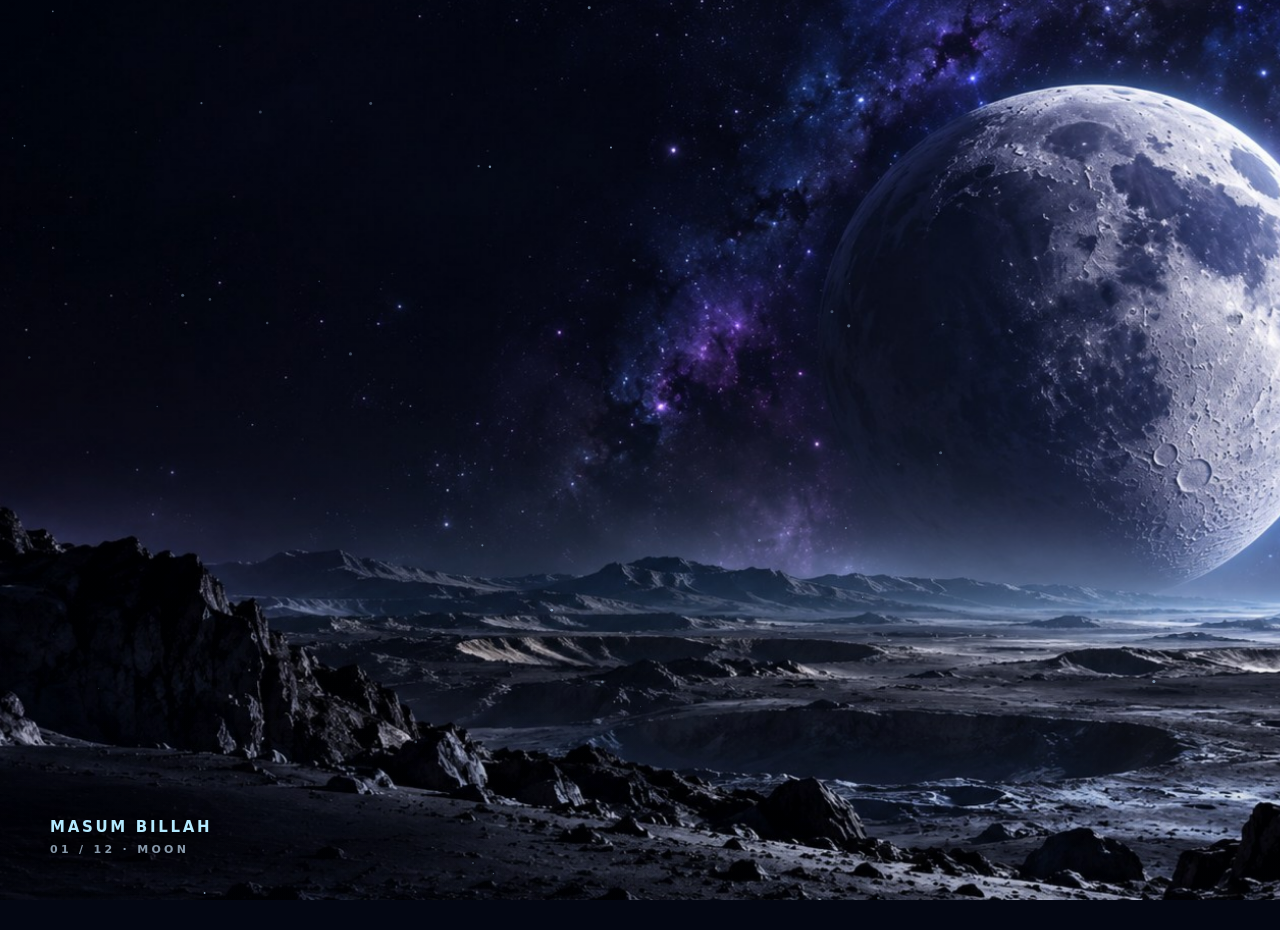
<file: live-wallpaper/index.html>
<!doctype html>
<html lang="en"><head><meta charset="utf-8"><meta name="viewport" content="width=device-width,initial-scale=1"><title>Masum Galaxy • 12 Worlds</title>
<style>
*{box-sizing:border-box}html,body{width:100%;height:100%;margin:0;overflow:hidden;background:#030612}body{position:relative}.scene{position:absolute;inset:-2%;background-position:center;background-size:cover;opacity:0;transform:scale(1.025);transition:opacity 1.25s ease;will-change:opacity,transform}.scene.active{opacity:1;animation:drift 12s ease-in-out alternate infinite}@keyframes drift{from{transform:scale(1.025) translate3d(0,0,0)}to{transform:scale(1.095) translate3d(-.5%,.3%,0)}}#shade{position:absolute;inset:0;background:linear-gradient(90deg,rgba(1,5,20,.12),transparent 55%),linear-gradient(0deg,rgba(2,5,20,.15),transparent 35%);pointer-events:none}canvas{position:absolute;inset:0;width:100%;height:100%;pointer-events:none}#badge{position:absolute;bottom:42px;left:50px;font:600 11px/1.5 system-ui,sans-serif;letter-spacing:.3em;color:rgba(204,231,255,.66);text-shadow:0 2px 12px #0009;pointer-events:none}#badge b{display:block;color:#b3eaff;font-size:15px;letter-spacing:.18em;margin-bottom:3px}@media(max-width:700px){#badge{left:24px;bottom:24px}}@media(prefers-reduced-motion:reduce){.scene.active{animation:none}.scene{transition:none}canvas{display:none}}
</style></head><body><div id="a" class="scene active"></div><div id="b" class="scene"></div><div id="shade"></div><canvas id="stars"></canvas><div id="badge"><b>MASUM BILLAH</b><span id="label">01 / 12 · MOON</span></div>
<script>
'use strict';
const scenes=[['MOON','scenes/01-moon.jpg'],['EARTH ORBIT','scenes/02-earth-orbit.jpg'],['MERCURY','scenes/03-mercury.jpg'],['VENUS','scenes/04-venus.jpg'],['EARTH','scenes/05-earth-planet.jpg'],['MARS','scenes/06-mars.jpg'],['JUPITER','scenes/07-jupiter.jpg'],['SATURN','scenes/08-saturn.jpg'],['URANUS','scenes/09-uranus.jpg'],['NEPTUNE','scenes/10-neptune.jpg'],['SUN','scenes/11-sun.jpg'],['SATELLITE','scenes/12-satellite.jpg']];
let index=0,front=document.querySelector('#a'),back=document.querySelector('#b');front.style.backgroundImage=`url("${scenes[0][1]}")`;
function advance(){const next=(index+1)%scenes.length,img=new Image();img.onload=()=>{back.style.backgroundImage=`url("${img.src}")`;back.classList.add('active');front.classList.remove('active');[front,back]=[back,front];index=next;document.querySelector('#label').textContent=`${String(index+1).padStart(2,'0')} / 12 · ${scenes[index][0]}`;new Image().src=scenes[(index+1)%scenes.length][1]};img.src=scenes[next][1]}
new Image().src=scenes[1][1];let timer=setInterval(advance,5000);
document.addEventListener('visibilitychange',()=>{if(document.hidden){clearInterval(timer);timer=0}else if(!timer){timer=setInterval(advance,5000)}});
const canvas=document.querySelector('#stars'),ctx=canvas.getContext('2d');let w=0,h=0,dpr=1,particles=[];
function resize(){dpr=Math.min(window.devicePixelRatio||1,2);w=window.innerWidth;h=window.innerHeight;canvas.width=Math.round(w*dpr);canvas.height=Math.round(h*dpr);ctx.setTransform(dpr,0,0,dpr,0,0);particles=Array.from({length:Math.min(115,Math.ceil(w*h/17500))},()=>({x:Math.random()*w,y:Math.random()*h,r:.35+Math.random()*1.25,v:.05+Math.random()*.22,a:.16+Math.random()*.55,p:Math.random()*6.28}))}window.addEventListener('resize',resize);resize();
function frame(t){if(!document.hidden&&!window.matchMedia('(prefers-reduced-motion: reduce)').matches){ctx.clearRect(0,0,w,h);for(const s of particles){s.y-=s.v;if(s.y<-3){s.y=h+3;s.x=Math.random()*w}const a=s.a*(.78+.22*Math.sin(t*.0015+s.p));ctx.fillStyle=`rgba(185,222,255,${a})`;ctx.beginPath();ctx.arc(s.x,s.y,s.r,0,Math.PI*2);ctx.fill()}}requestAnimationFrame(frame)}requestAnimationFrame(frame);
</script></body></html>
</file>
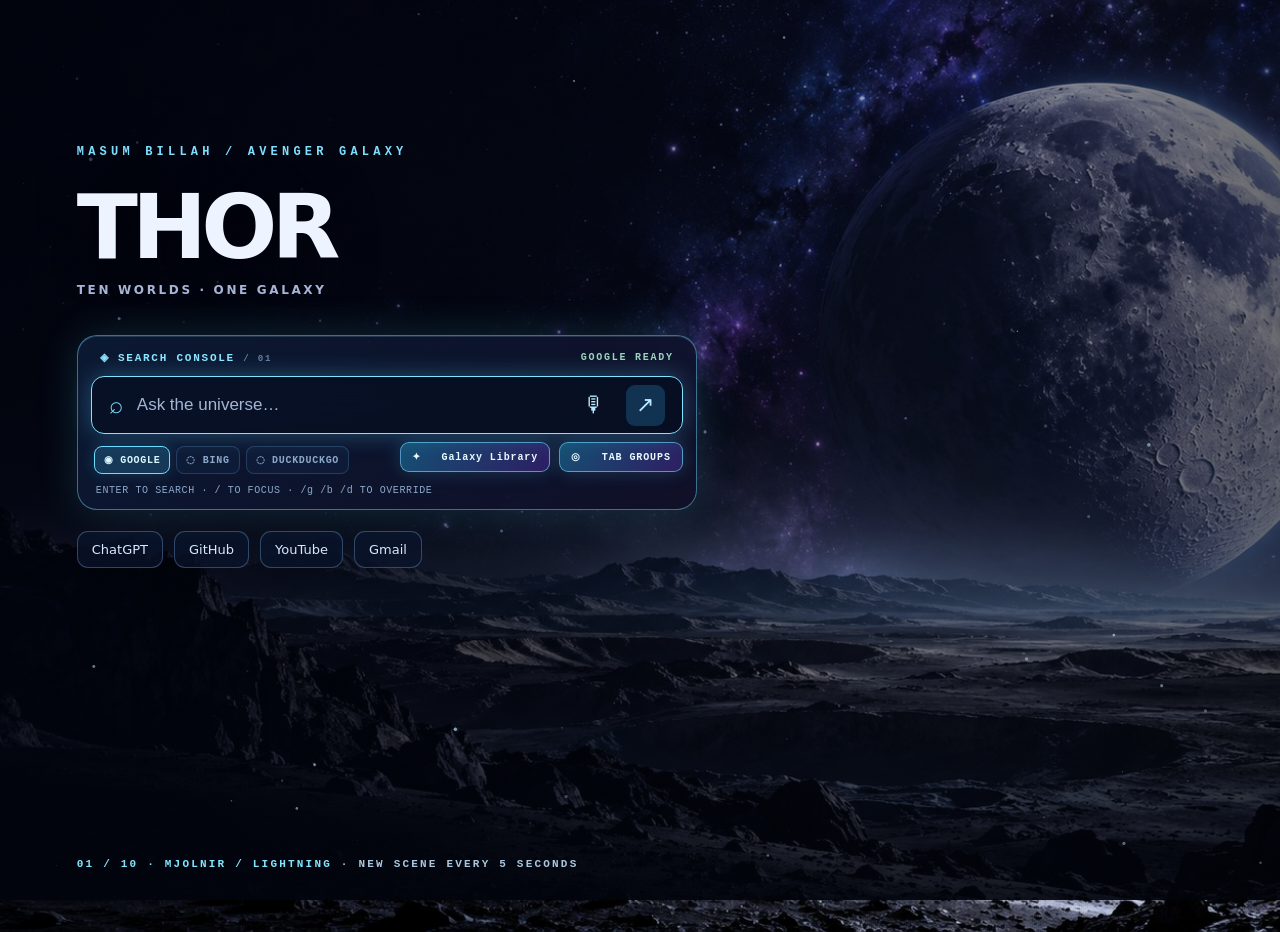
<file: avenger-galaxy/newtab.html>
<!doctype html><html lang="en"><head><meta charset="utf-8"><meta name="viewport" content="width=device-width,initial-scale=1"><title>Avenger Galaxy • Search Console</title><link rel="stylesheet" href="style.css"></head><body><div id="scene-a" class="scene"></div><div id="scene-b" class="scene"></div><div class="veil"></div><canvas id="particles"></canvas><main class="content"><div class="eyebrow">MASUM BILLAH / AVENGER GALAXY</div><h1 id="title">THOR</h1><div class="sub">TEN WORLDS · ONE GALAXY</div><section class="console" aria-label="Galaxy search console"><div class="console-top"><span class="console-id">◈ SEARCH CONSOLE <small> / 01</small></span><span class="console-state" id="search-state">SYSTEM READY</span></div><form class="search" id="search-form"><span class="search-mark">⌕</span><input id="search-input" type="search" aria-label="Search the web" placeholder="Ask the universe…" autocomplete="off" autofocus><button class="voice-button" id="voice-button" type="button" title="Voice search" aria-label="Start voice search">🎙</button><button class="submit-button" type="submit" aria-label="Search">↗</button></form><div class="console-controls"><div class="engines" role="group" aria-label="Search engine"><button type="button" data-engine="google" class="selected">◉ GOOGLE</button><button type="button" data-engine="bing">◌ BING</button><button type="button" data-engine="duckduckgo">◌ DUCKDUCKGO</button></div><button id="open-bookmarks" type="button" class="launcher-button" aria-haspopup="dialog" aria-controls="bookmarks-shell">✦ &nbsp; Galaxy Library</button><button id="open-tab-groups" type="button" class="launcher-button" aria-haspopup="dialog" aria-controls="groups-shell">◎ &nbsp; TAB GROUPS</button></div><div class="console-help" id="console-help">ENTER TO SEARCH · / TO FOCUS · /g /b /d TO OVERRIDE</div></section><nav class="links"><a href="https://chatgpt.com/">ChatGPT</a><a href="https://github.com/gitwithmasum">GitHub</a><a href="https://www.youtube.com/">YouTube</a><a href="https://mail.google.com/">Gmail</a></nav></main><div class="footer"><b id="count">01 / 10</b> · NEW SCENE EVERY 5 SECONDS</div><div id="bookmarks-shell" class="bookmarks-shell" hidden><section class="bookmarks-panel" role="dialog" aria-modal="true" aria-labelledby="bookmarks-title"><header class="bookmarks-head"><span class="orbit-mark" aria-hidden="true">◉</span><div><span class="bookmarks-kicker">AVENGER GALAXY / LAUNCHER</span><h2 id="bookmarks-title">Galaxy Library</h2></div><button id="close-bookmarks" class="bookmarks-close" type="button" aria-label="Close bookmarks">×</button></header><label class="bookmark-search"><span aria-hidden="true">⌕</span><input id="bookmark-query" type="search" placeholder="Search bookmarks..." aria-label="Search bookmarks" autocomplete="off"><kbd>/</kbd></label><nav id="bookmark-path" class="bookmark-path" aria-label="Bookmark folder path"></nav><div id="bookmark-grid" class="bookmark-grid" aria-live="polite"></div><footer class="bookmarks-foot"><span id="bookmark-count">LOADING…</span><span>ESC TO CLOSE</span></footer></section></div><div id="groups-shell" class="bookmarks-shell" hidden><section class="bookmarks-panel groups-panel" role="dialog" aria-modal="true" aria-labelledby="groups-title"><header class="bookmarks-head"><span class="orbit-mark" aria-hidden="true">◎</span><div><span class="bookmarks-kicker">AVENGER GALAXY / WORKSPACE</span><h2 id="groups-title">TAB GROUPS</h2></div><button id="close-tab-groups" class="bookmarks-close" type="button" aria-label="Close tab groups">×</button></header><label class="bookmark-search"><span aria-hidden="true">⌕</span><input id="group-query" type="search" placeholder="Search open tab groups..." aria-label="Search open tab groups" autocomplete="off"><kbd>/</kbd></label><nav id="group-path" class="bookmark-path" aria-label="Tab group path"></nav><div id="group-grid" class="bookmark-grid group-grid" aria-live="polite"></div><footer class="bookmarks-foot"><span id="group-count">LOADING…</span><span>ESC TO CLOSE</span></footer></section></div><script src="app.js"></script><script src="bookmarks.js"></script><script src="tabgroups.js"></script></body></html>
</file>
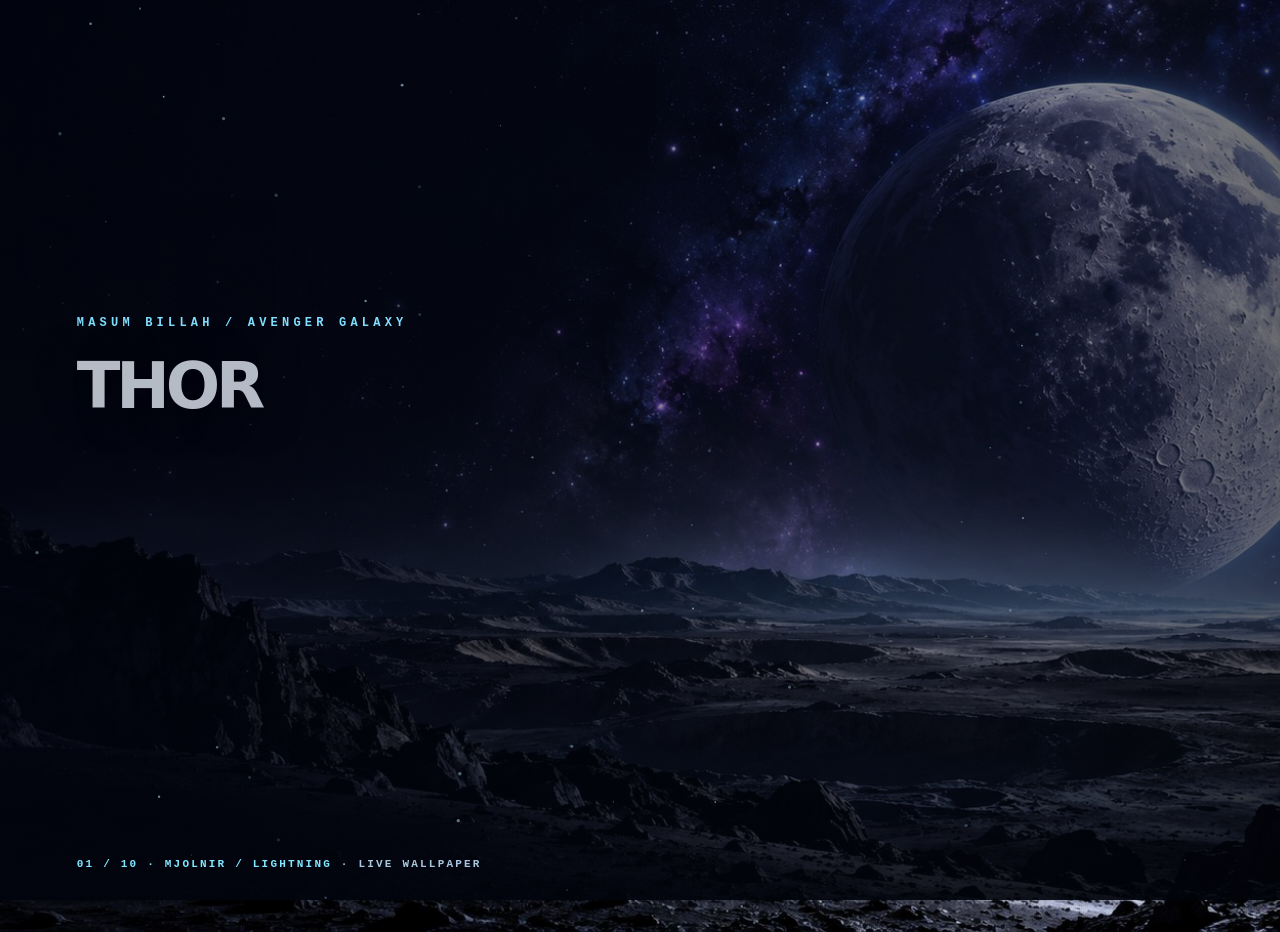
<file: avenger-galaxy/wallpaper.html>
<!doctype html><html lang="en"><head><meta charset="utf-8"><meta name="viewport" content="width=device-width,initial-scale=1"><title>Avenger Galaxy • Live Wallpaper</title><link rel="stylesheet" href="style.css"></head><body class="wallpaper"><div id="scene-a" class="scene"></div><div id="scene-b" class="scene"></div><div class="veil"></div><canvas id="particles"></canvas><main class="content"><div class="eyebrow">MASUM BILLAH / AVENGER GALAXY</div><h1 id="title">THOR</h1></main><div class="footer"><b id="count">01 / 10</b> · LIVE WALLPAPER</div><script src="app.js"></script></body></html>
</file>
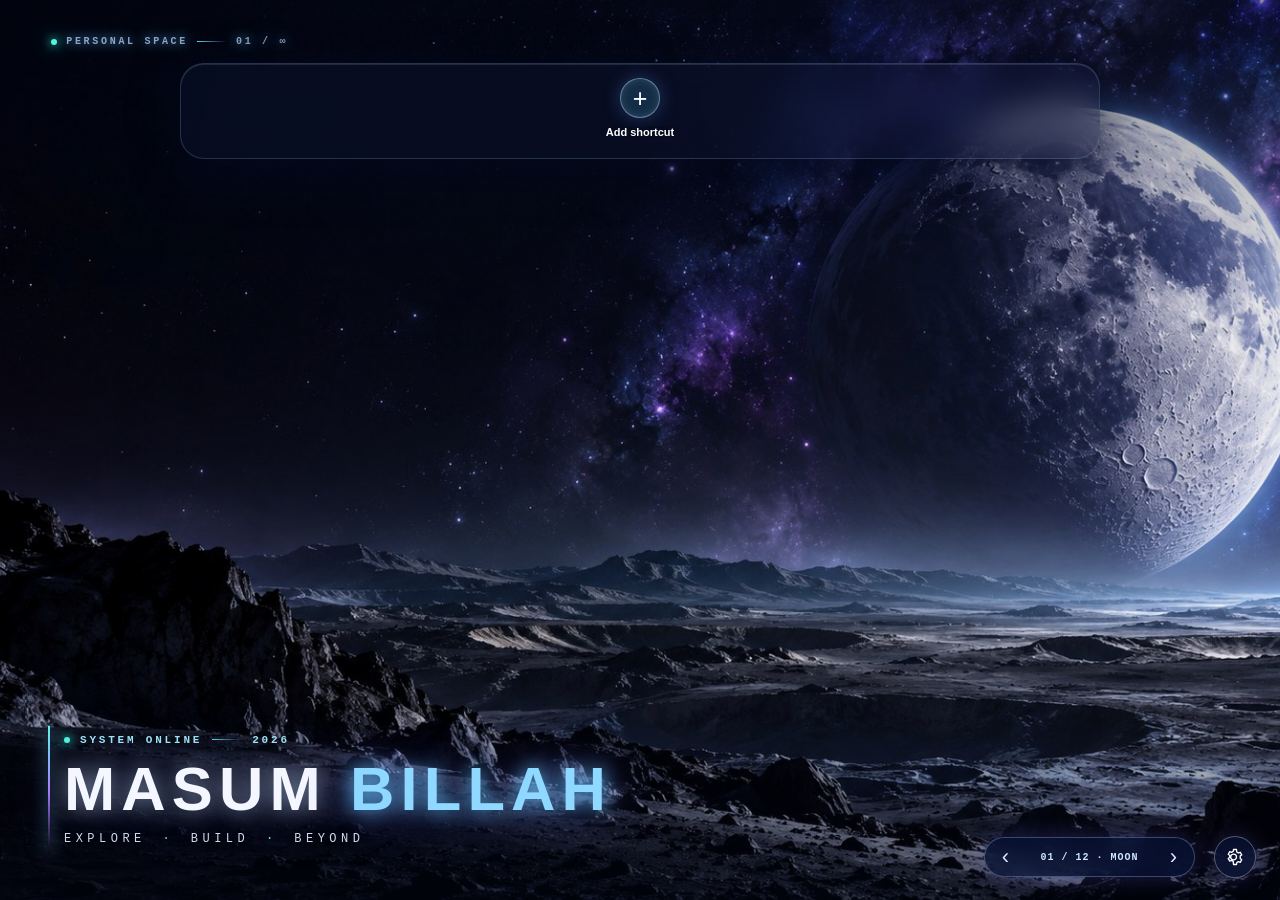
<file: chrome-new-tab/newtab.html>
<!doctype html>
<html lang="en">
<head>
  <meta charset="utf-8">
  <meta name="viewport" content="width=device-width, initial-scale=1">
  <meta name="theme-color" content="#091626">
  <title>New Tab</title>
  <link rel="stylesheet" href="style.css">
  <script src="newtab.js" defer></script>
</head>
<body>
  <div class="slides" aria-hidden="true"><div id="slide-a" class="slide active"></div><div id="slide-b" class="slide"></div><div id="custom-photo" class="slide"></div></div>
  <canvas id="particles" aria-hidden="true"></canvas>
  <main class="page">
    <div class="top-accent" aria-hidden="true"><span class="beacon"></span> PERSONAL SPACE <span class="accent-rule"></span> 01 / ∞</div>
    <section class="dock" aria-label="Your shortcuts">
      <div id="shortcuts" class="shortcuts"></div>
      <button id="add" class="shortcut add" type="button" aria-label="Add shortcut"><span class="circle plus">+</span><span class="label">Add shortcut</span></button>
    </section>
    <div class="identity" aria-label="Masum Billah">
      <span class="identity-kicker"><span class="beacon"></span> SYSTEM ONLINE <span class="identity-line"></span> 2026</span>
      <strong>MASUM <span>BILLAH</span></strong>
      <span class="identity-sub">EXPLORE <i>·</i> BUILD <i>·</i> BEYOND</span>
    </div>
    <div class="scene-controls" aria-label="Background slideshow controls">
      <button id="previous-scene" type="button" aria-label="Previous background">‹</button>
      <span id="scene-caption" aria-live="off">01 / 12 · MOON</span>
      <button id="next-scene" type="button" aria-label="Next background">›</button>
    </div>
    <button id="settings" class="settings" type="button" aria-label="Customize new tab" title="Customize new tab">
      <svg viewBox="0 0 24 24" aria-hidden="true"><path d="M12 15.5a3.5 3.5 0 1 0 0-7 3.5 3.5 0 0 0 0 7Zm8-3.5a8 8 0 0 0-.08-1.12l1.86-1.45-1.8-3.12-2.2.88a8 8 0 0 0-1.94-1.12L15.5 3h-3.6l-.35 2.36a8 8 0 0 0-1.94 1.12l-2.2-.88-1.8 3.12 1.86 1.45a8 8 0 0 0 0 2.24l-1.86 1.45 1.8 3.12 2.2-.88a8 8 0 0 0 1.94 1.12L11.9 21h3.6l.35-2.36a8 8 0 0 0 1.94-1.12l2.2.88 1.8-3.12-1.86-1.45c.05-.37.08-.74.08-1.12Z" transform="translate(-1.7 0)"/></svg>
    </button>
  </main>
  <dialog id="editor">
    <form id="editor-form">
      <div class="dialog-title"><h1 id="editor-title">Add shortcut</h1><button type="button" class="close" data-close aria-label="Close">×</button></div>
      <label>Name<input id="name" name="name" maxlength="24" placeholder="Example: Portfolio" required autocomplete="off"></label>
      <label>Website URL<input id="url" name="url" type="url" placeholder="https://example.com" required autocomplete="off"></label>
      <p class="hint">Use an https:// or http:// website address.</p>
      <p id="error" class="error" role="alert"></p>
      <div class="actions"><button id="delete" class="danger" type="button" hidden>Delete</button><span class="spacer"></span><button type="button" class="secondary" data-close>Cancel</button><button type="submit" class="primary">Save</button></div>
    </form>
  </dialog>
  <dialog id="preferences">
    <div class="dialog-title"><h1>Customize</h1><button type="button" class="close" data-close aria-label="Close">×</button></div>
    <p>The 12 space scenes change every 5 seconds. You can pause them or choose your own photo.</p>
    <label class="file-button" for="wallpaper">Choose photo</label><input id="wallpaper" type="file" accept="image/png,image/jpeg,image/webp" hidden>
    <button id="reset-wallpaper" class="secondary" type="button">Restore space slideshow</button>
    <label class="setting-row" for="slideshow-toggle"><span>Rotate every 5 seconds</span><input id="slideshow-toggle" type="checkbox" checked></label>
    <label class="setting-row" for="particle-toggle"><span>Galaxy particles</span><input id="particle-toggle" type="checkbox" checked></label>
    <p id="wallpaper-status" class="hint" role="status"></p>
  </dialog>
</body>
</html>
</file>
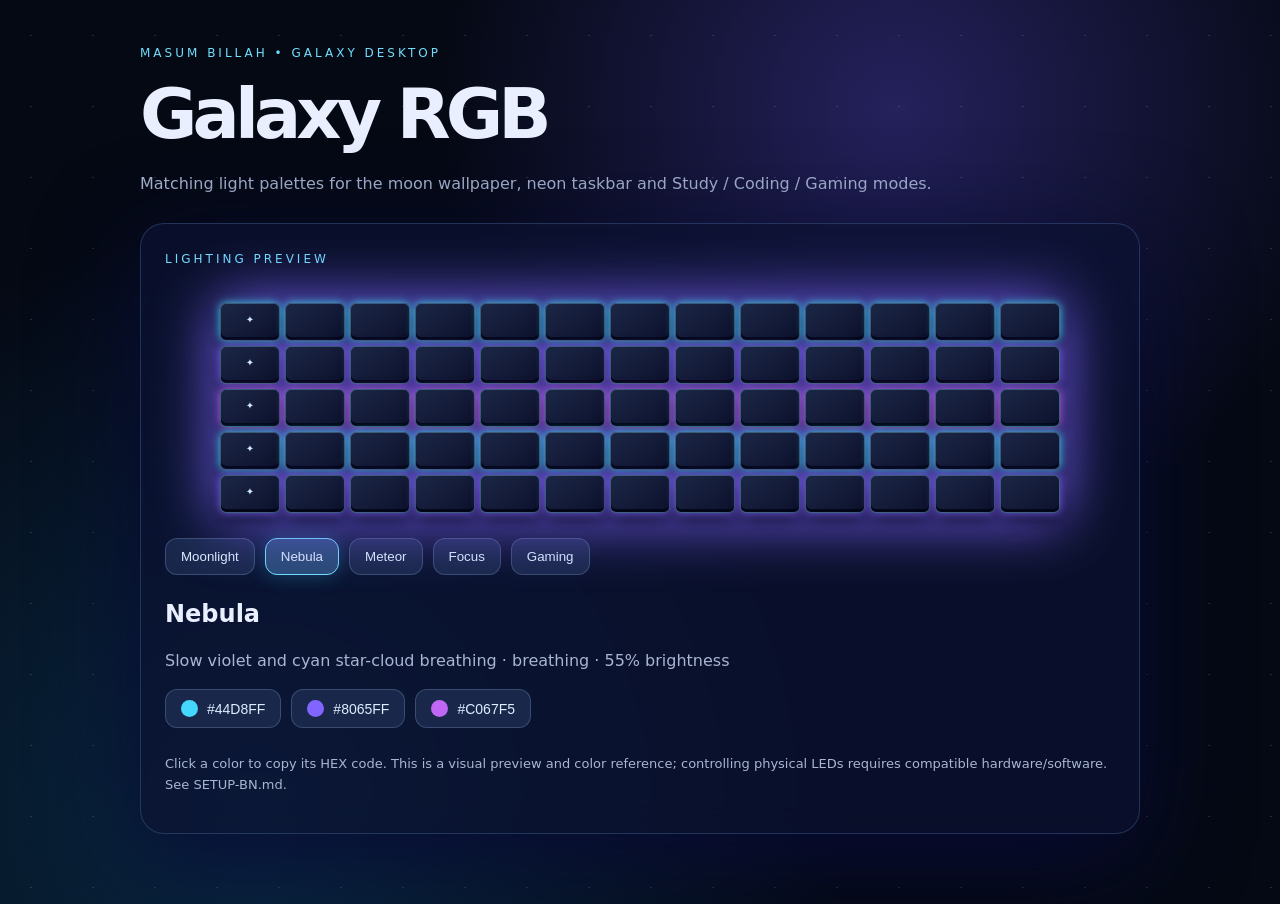
<file: rgb-profile/preview.html>
<!doctype html><html lang="en"><head><meta charset="utf-8"><meta name="viewport" content="width=device-width,initial-scale=1"><title>Masum Galaxy RGB</title><style>
:root{font-family:Inter,system-ui,sans-serif;color:#e9efff;background:#050914}*{box-sizing:border-box}body{margin:0;min-height:100vh;background:radial-gradient(circle at 70% 12%,#24215c 0%,transparent 38%),radial-gradient(circle at 20% 90%,#092943 0%,transparent 45%),#050914}body:before{content:"";position:fixed;inset:0;pointer-events:none;background-image:radial-gradient(#c6eaff 1px,transparent 1px);background-size:62px 71px;opacity:.16}.wrap{position:relative;max-width:1040px;margin:auto;padding:42px 20px 70px}.tag{color:#71defe;letter-spacing:.25em;text-transform:uppercase;font-size:12px}h1{font-size:clamp(36px,7vw,70px);margin:12px 0 6px;letter-spacing:-.07em}p{color:#a9b6d3;line-height:1.6}.panel{border:1px solid #5675b457;border-radius:24px;background:#0b1232bd;box-shadow:0 25px 100px #080b34;padding:24px;margin-top:26px;backdrop-filter:blur(16px)}.keyboard{display:grid;grid-template-columns:repeat(13,1fr);gap:5px;max-width:840px;margin:36px auto 12px;filter:drop-shadow(0 0 30px var(--glow))}.key{height:38px;border:1px solid #8be4ff55;border-radius:6px;background:linear-gradient(145deg,#1b2646,#0d122d);box-shadow:inset 0 -3px 0 #020718,0 0 10px var(--glow),0 6px 16px #05091a;color:#cee9ff;text-align:center;padding-top:10px;font-size:10px}.keyboard[data-effect=breathing]{animation:breathe 3.5s ease-in-out infinite}.keyboard[data-effect=wave] .key{animation:wave 2.7s ease-in-out infinite;animation-delay:calc(var(--i)*.095s)}@keyframes breathe{50%{filter:brightness(.4) drop-shadow(0 0 9px var(--glow))}}@keyframes wave{50%{box-shadow:inset 0 -3px 0 #020718,0 0 22px var(--glow),0 0 15px var(--glow);border-color:#e0faff}}.controls{display:flex;flex-wrap:wrap;gap:10px;margin:25px 0}.controls button,.chip{color:#dfeeff;background:#18274a;border:1px solid #6d89b363;border-radius:12px;padding:10px 15px;cursor:pointer}.controls button.active{background:#284a75;border-color:#72defe;box-shadow:0 0 20px #36d7ff44}.chips{display:flex;gap:10px;flex-wrap:wrap}.chip{display:flex;align-items:center;gap:9px;font-size:14px}.dot{width:17px;height:17px;border-radius:50%;background:var(--c)}.hint{font-size:13px;margin-top:26px}@media(max-width:600px){.key{height:22px;padding-top:4px;font-size:6px}.keyboard{gap:2px}}
</style></head><body><main class="wrap"><span class="tag">Masum Billah • Galaxy Desktop</span><h1>Galaxy RGB</h1><p>Matching light palettes for the moon wallpaper, neon taskbar and Study / Coding / Gaming modes.</p><section class="panel"><span class="tag">Lighting preview</span><div id="keyboard" class="keyboard" aria-label="Animated keyboard lighting preview"></div><div class="controls" id="controls"></div><h2 id="title"></h2><p id="desc"></p><div class="chips" id="chips"></div><p class="hint">Click a color to copy its HEX code. This is a visual preview and color reference; controlling physical LEDs requires compatible hardware/software. See SETUP-BN.md.</p></section></main><script>
const presets=[['Moonlight','solid',40,['#54D8FF'],'Cool cyan glow for daily work'],['Nebula','breathing',55,['#44D8FF','#8065FF','#C067F5'],'Slow violet and cyan star-cloud breathing'],['Meteor','wave',65,['#152A69','#36D7FF','#9254FF'],'A wave of electric cyan through a dark sky'],['Focus','solid',25,['#638DFF'],'Low-brightness indigo for study and coding'],['Gaming','wave',75,['#12D4FC','#A244FF'],'Bright cyan and violet gaming wave']];const k=document.querySelector('#keyboard');for(let i=0;i<65;i++){let e=document.createElement('div');e.className='key';e.style.setProperty('--i',i%13);e.textContent=i%13===0?'✦':'';k.append(e)}const controls=document.querySelector('#controls');presets.forEach((p,i)=>{let b=document.createElement('button');b.textContent=p[0];b.onclick=()=>select(i);controls.append(b)});function select(i){let [name,effect,brightness,colors,description]=presets[i];document.querySelectorAll('.controls button').forEach((b,j)=>b.classList.toggle('active',j===i));k.dataset.effect=effect;k.style.setProperty('--glow',colors[Math.min(1,colors.length-1)]);[...k.children].forEach((key,j)=>key.style.setProperty('--glow',colors[Math.floor(j/13)%colors.length]));document.querySelector('#title').textContent=name;document.querySelector('#desc').textContent=`${description} · ${effect} · ${brightness}% brightness`;const chips=document.querySelector('#chips');chips.replaceChildren();colors.forEach(c=>{let b=document.createElement('button');b.className='chip';let d=document.createElement('span');d.className='dot';d.style.setProperty('--c',c);b.append(d,c);b.onclick=async()=>{try{await navigator.clipboard.writeText(c);b.lastChild.textContent=' Copied '+c}catch{b.lastChild.textContent=' '+c}};chips.append(b)})}select(1);
</script></body></html>
</file>
<file: avenger-galaxy/style.css>
:root{color-scheme:dark;font-family:Inter,Segoe UI,system-ui,sans-serif}*{box-sizing:border-box}html,body{margin:0;width:100%;height:100%;overflow:hidden;background:#030511;color:#edf4ff}.scene{position:absolute;inset:-2%;background:center/cover no-repeat;opacity:0;transition:opacity 1.25s ease;transform:scale(1.03)}.scene.active{opacity:1;animation:slow-drift 12s ease-in-out alternate infinite}@keyframes slow-drift{to{transform:scale(1.105) translate(-.6%,.3%)}}.veil{position:absolute;inset:0;background:linear-gradient(90deg,rgba(1,4,14,.84),rgba(2,5,16,.32) 68%,rgba(1,3,10,.58)),linear-gradient(0deg,#02040ad9,transparent 35%)}#particles{position:absolute;inset:0;width:100%;height:100%;pointer-events:none}.content{position:absolute;left:clamp(25px,6vw,100px);top:16%;width:min(590px,52vw);z-index:2}.eyebrow{font:600 12px/1.4 Consolas,monospace;letter-spacing:.35em;color:#80dfff}.content h1{font-size:clamp(45px,7vw,100px);line-height:.94;letter-spacing:-.065em;margin:24px 0 14px;text-shadow:0 5px 40px #03030c}.sub{letter-spacing:.22em;color:#a8b6d6;font-size:12px;font-weight:600}.search{display:flex;align-items:center;background:#0b142dce;border:1px solid #95cfff55;box-shadow:0 0 34px #47b9ff25;backdrop-filter:blur(15px);border-radius:16px;margin-top:45px;height:58px;padding:0 17px;gap:12px}.search span{font-size:24px;color:#7ad9fb}.search input{flex:1;min-width:0;border:0;outline:0;background:transparent;color:#fff;font:17px Segoe UI,sans-serif}.search input::placeholder{color:#a5b6d4}.links{display:flex;gap:11px;flex-wrap:wrap;margin-top:21px}.links a{color:#d6e8ff;text-decoration:none;padding:10px 14px;border:1px solid #78b5ed55;border-radius:11px;background:#0b142cb9;font-size:13px}.links a:hover{border-color:#80dfff;background:#214263}.footer{position:absolute;bottom:30px;left:clamp(25px,6vw,100px);font:600 11px Consolas,monospace;color:#a8c7df;letter-spacing:.2em;z-index:2}.footer b{color:#82e6ff}.wallpaper .search,.wallpaper .links,.wallpaper .sub{display:none}.wallpaper .content{top:35%}.wallpaper .content h1{font-size:clamp(38px,5vw,76px);opacity:.76}@media(max-width:720px){.content{width:90vw;top:11%}.content h1{font-size:50px}.search{margin-top:26px}.footer{bottom:18px}}@media(prefers-reduced-motion:reduce){.scene.active{animation:none}.scene{transition:none}#particles{display:none}}
#particles{z-index:1}
/* Search console */
.console{margin-top:38px;border:1px solid #7ad9ff75;background:linear-gradient(140deg,#0c1b36e8,#111029da);border-radius:20px;padding:13px;box-shadow:0 0 42px #55d7ff29,inset 0 1px 0 #b2efff25;backdrop-filter:blur(18px)}.console-top{display:flex;justify-content:space-between;gap:12px;align-items:center;padding:2px 9px 12px;font:600 11px Consolas,monospace;letter-spacing:.16em;color:#8de6ff}.console-id small{color:#637e9d}.console-state{font-size:10px;color:#9bd5bd}.console .search{margin:0;box-shadow:inset 0 0 26px #16396244;background:#060e21b8;border-color:#7dd5ff5f;border-radius:13px}.console .search:focus-within{border-color:#80e4ff;box-shadow:0 0 23px #57cfff50}.search button{border:0;cursor:pointer;color:#b9eaff;background:none;font:22px Segoe UI,sans-serif;height:41px;min-width:39px}.search button:hover{color:#fff;text-shadow:0 0 18px #86e9ff}.voice-button.listening{color:#ff8db5;animation:mic-pulse 1.1s ease-in-out infinite}@keyframes mic-pulse{50%{text-shadow:0 0 20px #ff4580;transform:scale(1.1)}}.submit-button{background:#1b557e82!important;border-radius:9px!important}.engines{display:flex;gap:6px;flex-wrap:wrap;margin:12px 3px 5px}.engines button{cursor:pointer;border:1px solid #4f81ab55;background:#12234288;color:#8caac9;border-radius:8px;font:600 10px Consolas,monospace;letter-spacing:.07em;padding:7px 9px}.engines button:hover,.engines button.selected{border-color:#6ddcff;background:#1c4c70a8;color:#dcf8ff;box-shadow:0 0 15px #4bceff2f}.console-help{color:#8ca9cb;font:10px Consolas,monospace;letter-spacing:.06em;padding:6px 5px 0}.console-help strong{color:#7ee9ff}.content:has(.console){width:min(620px,55vw)}@media(max-width:720px){.content:has(.console){width:90vw}.console{margin-top:23px}.console-state{display:none}.engines button{font-size:9px}.console-help{font-size:9px}}

/* Bookmarks app launcher */
.links .launcher-button{cursor:pointer;color:#e9fbff;padding:10px 16px;border:1px solid #75e5ffb0;border-radius:11px;background:linear-gradient(120deg,#155c7fda,#211c5ed4);font:700 12px Consolas,monospace;letter-spacing:.08em;box-shadow:0 0 24px #35caff36}.links .launcher-button:hover{background:#237da4;box-shadow:0 0 27px #5be9ff80}.bookmarks-shell[hidden]{display:none}.bookmarks-shell{position:fixed;inset:0;z-index:20;display:grid;place-items:center;padding:22px;background:#020510a8;backdrop-filter:blur(12px)}.bookmarks-panel{width:min(1140px,96vw);max-height:min(760px,92vh);display:flex;flex-direction:column;padding:28px 40px 18px;border:1px solid #82bdfb91;border-radius:28px;background:linear-gradient(125deg,#162044ef,#071528f5 48%,#111633ef);box-shadow:0 35px 110px #000b,0 0 55px #3e9bff40,inset 0 1px #d9f3ff40}.bookmarks-head{display:flex;align-items:center;gap:17px}.orbit-mark{font-size:44px;color:#78e7ff;text-shadow:0 0 20px #2dcfff}.bookmarks-head>div{flex:1;text-align:center}.bookmarks-kicker{font:600 10px Consolas,monospace;color:#8caeca;letter-spacing:.28em}.bookmarks-head h2{margin:4px 0 0;color:#88e5ff;font:600 23px Segoe UI,sans-serif;letter-spacing:.36em;text-shadow:0 0 19px #57baff}.bookmarks-close{background:transparent;border:0;color:#bdd8ee;font-size:30px;cursor:pointer;padding:0 5px}.bookmarks-close:hover{color:white}.bookmark-search{display:flex;align-items:center;gap:12px;width:min(720px,100%);height:48px;margin:24px auto 16px;padding:0 16px;border:1px solid #55cffa;border-radius:15px;background:#08152bdc;box-shadow:0 0 22px #1cbffb45}.bookmark-search:focus-within{box-shadow:0 0 30px #44d7ff89}.bookmark-search span{font-size:25px;color:#a5eaff}.bookmark-search input{width:100%;outline:0;border:0;background:transparent;color:white;font:15px Segoe UI,sans-serif}.bookmark-search input::placeholder{color:#8ea7c8}.bookmark-search kbd{font:12px Consolas,monospace;color:#7297b8}.bookmark-path{display:flex;justify-content:center;align-items:center;gap:12px;min-height:30px;color:#9ab9d7;font-size:12px}.bookmark-path button{border:0;background:none;color:#aac5df;cursor:pointer}.bookmark-path button:hover{color:#8de8ff}.bookmark-path button:disabled{color:#e2f5ff;cursor:default}.bookmark-grid{display:grid;grid-template-columns:repeat(6,minmax(0,1fr));gap:18px;overflow:auto;min-height:160px;max-height:460px;padding:18px 2px 24px;scrollbar-color:#41678b transparent}.bookmark-tile{display:flex;flex-direction:column;align-items:center;justify-content:center;gap:10px;min-height:150px;padding:14px 8px;border:1px solid #94b7e17a;border-radius:20px;background:linear-gradient(155deg,#ffffff1a,#578bcc16 55%,#050f2580);color:#f1f8ff;cursor:pointer;box-shadow:inset 0 1px #ffffff28,0 8px 20px #0003;transition:transform .2s,border-color .2s,box-shadow .2s}.bookmark-tile:hover,.bookmark-tile:focus-visible{transform:translateY(-5px);border-color:#84e9ff;box-shadow:0 0 27px #65c6ff55}.bookmark-icon{display:grid;place-items:center;width:74px;height:74px;border-radius:19px;background:radial-gradient(circle at 30% 24%,hsl(var(--tile-hue) 95% 65% / .5),transparent 65%),linear-gradient(135deg,hsl(var(--tile-hue) 75% 36%),#0c1736);box-shadow:0 0 28px hsl(var(--tile-hue) 90% 60% / .35),inset 0 1px #ffffff8a;color:#fff;font:700 34px Segoe UI,sans-serif}.bookmark-label{max-width:100%;overflow:hidden;text-overflow:ellipsis;white-space:nowrap;font-size:13px}.bookmark-where{max-width:100%;overflow:hidden;text-overflow:ellipsis;white-space:nowrap;color:#97aeca;font-size:10px}.bookmark-empty{grid-column:1/-1;text-align:center;align-self:center;color:#a6bfd8}.bookmarks-foot{display:flex;justify-content:space-between;padding:12px 2px 0;border-top:1px solid #a1cbef28;color:#8db7d8;font:10px Consolas,monospace;letter-spacing:.23em}.launcher-open .content,.launcher-open .footer{filter:blur(3px)}@media(max-width:850px){.bookmark-grid{grid-template-columns:repeat(4,minmax(0,1fr))}.bookmarks-panel{padding:23px}}@media(max-width:560px){.bookmark-grid{grid-template-columns:repeat(3,minmax(0,1fr));gap:9px}.bookmark-tile{min-height:111px;border-radius:14px}.bookmark-icon{width:54px;height:54px;font-size:26px}.bookmarks-panel{padding:16px;max-height:94vh}.bookmarks-head h2{font-size:17px;letter-spacing:.22em}.bookmarks-kicker{font-size:8px}.bookmark-label{font-size:11px}}@media(prefers-reduced-motion:reduce){.bookmark-tile{transition:none}}

/* Launcher access inside the Search Console */
.console-controls{display:flex;align-items:center;justify-content:space-between;gap:9px}.console-controls .engines{min-width:0}.console-controls .launcher-button{flex:none;cursor:pointer;border:1px solid #71dcff9c;border-radius:9px;padding:8px 11px;background:linear-gradient(120deg,#175b80d9,#34216ed9);color:#eafbff;font:700 10px Consolas,monospace;letter-spacing:.09em;box-shadow:0 0 18px #51cbff35;transition:box-shadow .2s,transform .2s}.console-controls .launcher-button:hover,.console-controls .launcher-button:focus-visible{box-shadow:0 0 24px #66daff9c;transform:translateY(-2px)}@media(max-width:560px){.console-controls{flex-wrap:wrap}.console-controls .launcher-button{margin-left:auto}}

/* Chrome tab groups launcher */
.console-controls{flex-wrap:wrap}.console-controls .engines{margin-right:auto}.console-controls .launcher-button{white-space:nowrap}.groups-panel .group-grid{align-content:start}.group-tile{--group-color:#82dfff}.group-icon{display:grid;place-items:center;width:74px;height:74px;border-radius:20px;border:1px solid var(--group-color);background:radial-gradient(circle at 30% 20%,var(--group-color),transparent 65%),#102040;color:white;font-size:42px;box-shadow:0 0 26px var(--group-color)}.tab-icon{font:700 32px Segoe UI,sans-serif}.group-tile:hover{border-color:var(--group-color);box-shadow:0 0 22px var(--group-color)}@media(max-width:560px){.group-icon{width:54px;height:54px;font-size:31px}.tab-icon{font-size:25px}.console-controls .engines{width:100%}.console-controls .launcher-button{flex:1}}
</file>
<file: chrome-new-tab/style.css>
:root{font-family:Inter,Arial,sans-serif;color:#fff;color-scheme:dark}*{box-sizing:border-box}html,body{margin:0;min-height:100%;height:100%}body{background:#091626 url('wallpaper.jpg') center center/cover no-repeat fixed}.page{min-height:100vh;position:relative;display:flex;align-items:flex-start;justify-content:center;padding:clamp(22px,5vh,52px) 24px 80px}.page::before{content:"";position:fixed;inset:0;pointer-events:none;background:linear-gradient(180deg,rgba(4,15,29,.32),transparent 30%,transparent 75%,rgba(4,15,29,.16))}.dock{position:relative;z-index:1;display:flex;align-items:flex-start;justify-content:center;gap:17px;flex-wrap:wrap;width:min(900px,100%);padding:11px 16px;border-radius:24px;background:rgba(6,19,33,.29);backdrop-filter:blur(13px);-webkit-backdrop-filter:blur(13px);box-shadow:0 12px 40px rgba(0,0,0,.11)}.shortcuts{display:contents}.shortcut{position:relative;display:flex;flex-direction:column;align-items:center;gap:8px;width:77px;min-height:72px;padding:3px 0;border:0;background:none;color:#fff;text-decoration:none;cursor:pointer;font:inherit}.circle{display:grid;place-items:center;width:40px;height:40px;border:1px solid rgba(255,255,255,.19);border-radius:50%;background:var(--icon-color,#315b84);box-shadow:0 2px 12px rgba(0,0,0,.28);font-size:19px;font-weight:750;transition:transform .16s,background .16s}.shortcut:hover .circle,.shortcut:focus-visible .circle{transform:translateY(-3px);background:#4480bc}.label{width:90px;text-align:center;white-space:nowrap;overflow:hidden;text-overflow:ellipsis;font-size:11px;font-weight:600;text-shadow:0 1px 5px #06111d}.plus{font-size:25px;font-weight:400;background:#132d47}.edit-shortcut{position:absolute;top:-3px;right:5px;display:none;place-items:center;width:24px;height:24px;border:1px solid #ffffff4a;border-radius:50%;background:#10283c;color:white;cursor:pointer;font-size:17px;line-height:1}.shortcut-wrap{position:relative}.shortcut-wrap:hover .edit-shortcut,.shortcut-wrap:focus-within .edit-shortcut{display:grid}.settings{position:fixed;z-index:2;right:24px;bottom:22px;width:42px;height:42px;border:1px solid #ffffff50;border-radius:50%;background:#10283caa;color:white;display:grid;place-items:center;cursor:pointer;backdrop-filter:blur(8px)}.settings svg{width:20px;height:20px;fill:none;stroke:currentColor;stroke-width:1.6;stroke-linejoin:round}.settings:hover{background:#234c70}dialog{width:min(420px,calc(100vw - 28px));border:1px solid #ffffff2a;border-radius:20px;background:#102236;color:#fff;padding:24px;box-shadow:0 25px 70px #0009}dialog::backdrop{background:#010914a8;backdrop-filter:blur(4px)}.dialog-title{display:flex;align-items:center;justify-content:space-between;margin-bottom:18px}.dialog-title h1{font-size:19px;margin:0}.close{border:0;background:none;color:#fff;font-size:29px;cursor:pointer}.dialog-title+.hint{margin-top:0}label:not(.file-button){display:block;margin:12px 0;font-size:13px}input:not([type=file]){display:block;width:100%;margin-top:7px;padding:12px;background:#071729;color:white;border:1px solid #60748a;border-radius:9px;font:inherit}input:focus-visible,button:focus-visible,a:focus-visible{outline:2px solid #92c5ff;outline-offset:3px}.hint{color:#b5c4d5;font-size:12px}.error{min-height:16px;color:#ffacac;font-size:12px}.actions{display:flex;align-items:center;gap:9px;margin-top:15px}.spacer{flex:1}.actions button,#reset-wallpaper,.file-button{border-radius:9px;padding:9px 13px;cursor:pointer;font:inherit;font-size:13px}.primary,.file-button{border:1px solid #68a2dd;background:#3271ac;color:white}.secondary{border:1px solid #6c8297;background:transparent;color:white}.danger{border:0;background:transparent;color:#ffb5b5}.file-button{display:inline-block;margin-right:8px}.shortcut-wrap{width:77px}@media(max-width:560px){.page{padding-top:20px}.dock{gap:10px;padding:12px}.shortcut,.shortcut-wrap{width:65px}.label{width:70px}.edit-shortcut{display:grid;right:-4px}}

/* Galactic edition */
body{background-color:#050714;background-image:url('wallpaper.jpg');background-position:center;background-size:cover}
#particles{position:fixed;inset:0;z-index:1;width:100%;height:100%;pointer-events:none;mix-blend-mode:screen}
#particles[hidden]{display:none}
.page{z-index:2}
.page::before{background:linear-gradient(180deg,rgba(2,5,19,.41) 0%,rgba(2,5,19,.08) 35%,transparent 68%,rgba(2,5,19,.58) 100%)}
.dock{margin-top:18px;width:min(920px,100%);border:1px solid rgba(154,203,255,.2);background:linear-gradient(110deg,rgba(8,16,40,.66),rgba(17,22,55,.42));box-shadow:0 12px 48px #03091fc2, inset 0 1px #d1eaff20;backdrop-filter:blur(17px)}
.circle{border-color:#b9dfff78;box-shadow:0 0 18px #5d9bff4a, inset 0 0 9px #ffffff23}
.shortcut:hover .circle,.shortcut:focus-visible .circle{box-shadow:0 0 22px #65d4ffbb,0 0 40px #ae6eff7a}
.top-accent{position:absolute;left:clamp(23px,4vw,68px);top:clamp(18px,4vh,40px);display:flex;align-items:center;gap:9px;color:#b7d7ffbd;font:600 10px Consolas,'Courier New',monospace;letter-spacing:2.7px;text-shadow:0 0 12px #67bfff}
.accent-rule,.identity-line{width:30px;height:1px;background:linear-gradient(90deg,#62d9ff,transparent)}
.beacon{display:inline-block;width:6px;height:6px;border-radius:50%;background:#52f5e1;box-shadow:0 0 10px #31ffde,0 0 18px #31ffde;animation:beacon 2.2s ease-in-out infinite}
.identity{position:fixed;left:clamp(24px,5vw,82px);bottom:clamp(30px,6vh,70px);z-index:2;display:flex;flex-direction:column;align-items:flex-start;max-width:calc(100vw - 120px);text-shadow:0 2px 22px #030618}
.identity::before{content:"";position:absolute;left:-16px;top:-8px;height:calc(100% + 16px);width:2px;background:linear-gradient(180deg,#5ef5eb,#a87cff,transparent);box-shadow:0 0 15px #7ac9ff}
.identity-kicker{display:flex;align-items:center;gap:10px;color:#9ee6f7;font:600 11px Consolas,'Courier New',monospace;letter-spacing:2.8px}
.identity strong{margin-top:12px;color:#f4f7ff;font:800 clamp(32px,4.8vw,69px) 'Arial Narrow',Impact,'Segoe UI',sans-serif;letter-spacing:.10em;line-height:1;white-space:nowrap;text-transform:uppercase;text-shadow:0 0 22px #c5dcff9c,0 0 62px #7f8dff79}
.identity strong span{color:#8fd8ff;text-shadow:0 0 20px #65c9ff,0 0 48px #7771ffc9}
.identity-sub{margin-top:13px;color:#d1daed;font:500 clamp(10px,1vw,12px) Consolas,'Courier New',monospace;letter-spacing:clamp(2px,.35vw,5px)}
.identity-sub i{color:#6fe7e5;font-style:normal;margin:0 5px}
.settings{background:#0a1439bc;box-shadow:0 0 22px #7768ec44}
.setting-row{display:flex!important;justify-content:space-between;align-items:center;margin:22px 0 0!important;padding-top:17px;border-top:1px solid #ffffff25;font-size:14px!important}
.setting-row input{width:18px;height:18px;accent-color:#7f9cff}
@keyframes beacon{50%{opacity:.4;box-shadow:0 0 3px #31ffde}}
@media(max-width:700px){.top-accent{display:none}.dock{margin-top:0}.identity{bottom:55px;left:30px}.identity strong{font-size:clamp(26px,7vw,48px);white-space:normal}.identity-kicker{font-size:9px}.identity-sub{letter-spacing:1.8px}}
@media(prefers-reduced-motion:reduce){.beacon{animation:none}.circle{transition:none}}

/* Twelve-scene background slideshow */
body{background:#050714}
.slides{position:fixed;inset:0;z-index:0;overflow:hidden;background:#050714}
.slide{position:absolute;inset:0;opacity:0;background-position:center;background-size:cover;background-repeat:no-repeat;transition:opacity .9s ease}
#slide-a{background-image:url('wallpaper.jpg')}
.slide.active{opacity:1}
#custom-photo{z-index:1}
.scene-controls{position:fixed;right:85px;bottom:23px;z-index:3;display:flex;align-items:center;gap:9px;padding:5px 8px;border:1px solid #9dc8ff50;border-radius:24px;background:#0a1439bc;backdrop-filter:blur(10px);box-shadow:0 0 22px #7768ec44}
.scene-controls button{width:25px;height:28px;border:0;background:transparent;color:#d6e8ff;cursor:pointer;font-size:22px;line-height:20px}
.scene-controls button:hover{color:#6bdaff}
#scene-caption{min-width:125px;text-align:center;color:#cfe6ff;font:600 10px Consolas,'Courier New',monospace;letter-spacing:1px;white-space:nowrap}
body.custom-photo .scene-controls{display:none}
@media(max-width:700px){.scene-controls{right:74px;bottom:21px}.scene-controls button{width:19px}#scene-caption{min-width:105px;font-size:9px}}
@media(prefers-reduced-motion:reduce){.slide{transition:none}}
</file>
